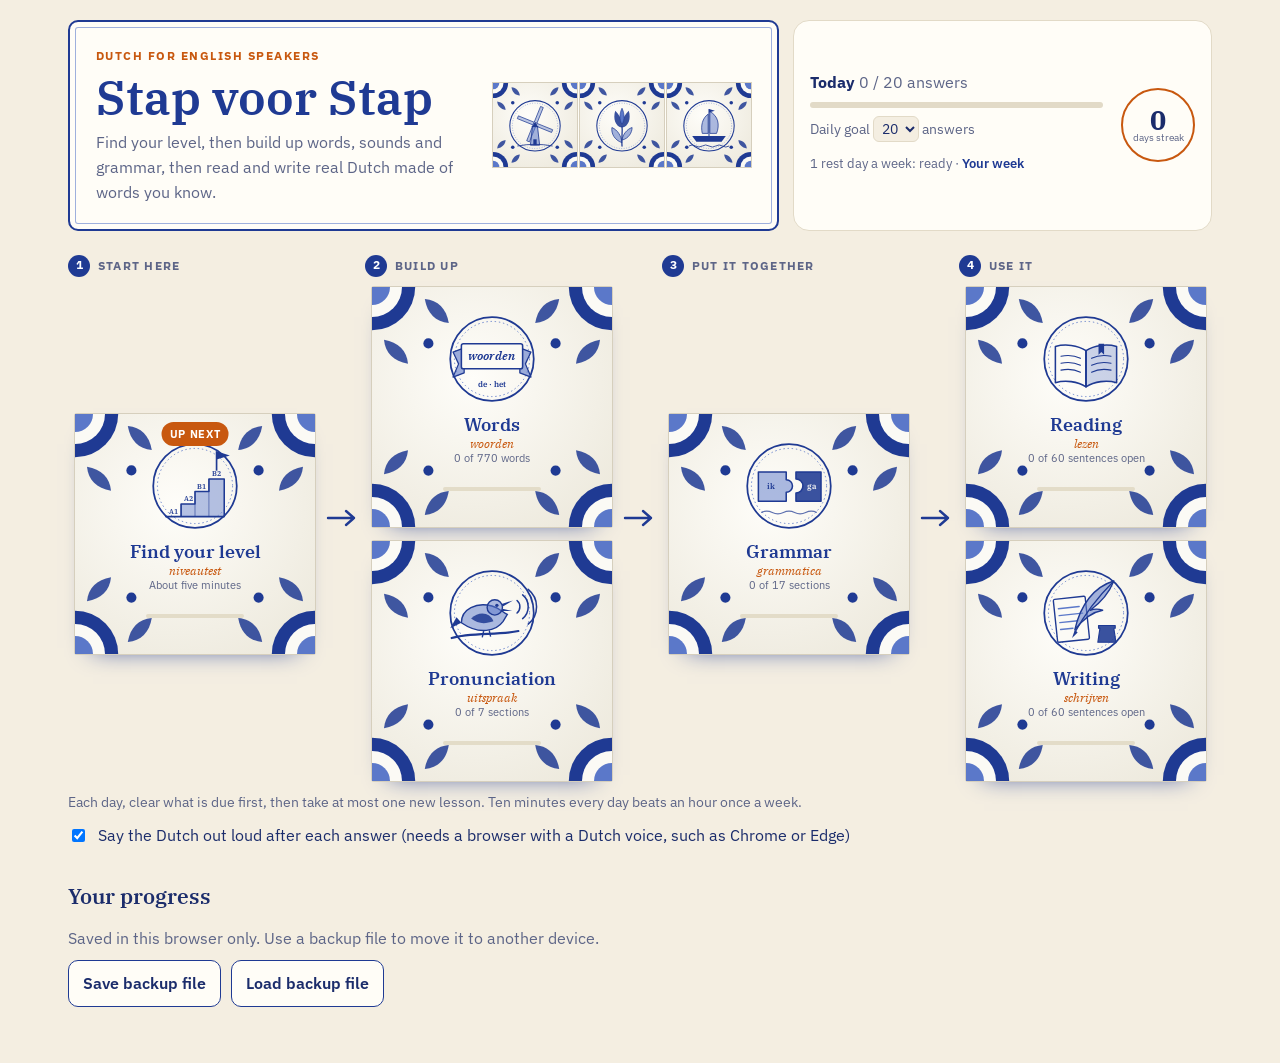
<file: stap-voor-stap.html>
<!DOCTYPE html>
<html lang="en">
<head>
<meta charset="utf-8">
<meta name="viewport" content="width=device-width, initial-scale=1, viewport-fit=cover">
<title>Stap voor Stap</title>
<link rel="manifest" href="manifest.json">
<link rel="apple-touch-icon" href="icon-180.png">
<meta name="apple-mobile-web-app-capable" content="yes">
<meta name="apple-mobile-web-app-title" content="Stap voor Stap">
<meta name="theme-color" content="#1f3f8c">
<link rel="preconnect" href="https://fonts.googleapis.com">
<link href="https://fonts.googleapis.com/css2?family=IBM+Plex+Sans:wght@400;500;600;700&family=IBM+Plex+Serif:ital,wght@0,500;0,600;1,500&display=swap" rel="stylesheet">
<link rel="stylesheet" href="app/style.css">
</head>
<body>
<main id="app" tabindex="-1"></main>
<script src="woorden.js"></script>
<script src="lezen.js"></script>
<!-- App code, as classic scripts sharing globals. Order matters: home.js runs the app, so it comes last. -->
<script src="app/core.js"></script>
<script src="app/fx.js"></script>
<script src="app/tiles.js"></script>
<script src="app/vocab.js"></script>
<script src="app/placement.js"></script>
<script src="app/pronounce.js"></script>
<script src="app/grammar.js"></script>
<script src="app/read.js"></script>
<script src="app/writing.js"></script>
<script src="app/home.js"></script>
</body>
</html>
</file>
<file: app/style.css>
/* Delftware: cobalt blue painted on porcelain-white tiles, with Dutch orange used sparingly.
   Layout: one column for lessons and quizzes; the start screen spreads into a left-to-right learning path. */
/* Delftware on cream: cobalt painted on tin-glaze white, on a warm cream ground. Text is cobalt ink.
   One deliberate light look (a Delft plate has no dark mode); orange is a rare Dutch accent.
   Layout: one column for lessons; the start screen is a path of square painted tiles. */
:root{--bg:#f4eee1;--sf:#fffdf7;--tx:#1b2c6b;--mu:#5d6587;--ln:#e2dac7;--del:#1f3a93;--del2:#5b78c9;--or:#c8580f;--ok:#1d7a52;--bad:#b8352b;--okbg:#e6f2e8;--badbg:#fbe8e3;
  --tile:#fbfaf5;--ink:#1f3a93;--disp:"IBM Plex Serif",Georgia,serif;--body:"IBM Plex Sans",system-ui,-apple-system,"Segoe UI",sans-serif;
  --s0:#e6e0d1;--s1:#c3cbe6;--s2:#97a9dc;--s3:#6582cb;--s4:#3a5bb4;--s5:#1a3384;color-scheme:light}
:root{box-sizing:border-box;padding-top:env(safe-area-inset-top,0px);padding-bottom:env(safe-area-inset-bottom,0px)}
*{box-sizing:border-box}
body{margin:0;color:var(--tx);font:16px/1.55 var(--body);background:var(--bg)}
main{max-width:640px;margin:0 auto;padding:20px 18px 56px}
main:focus{outline:none}
main:has(.path){max-width:1180px}
h1{font-family:var(--disp);font-weight:600;font-size:2.3rem;line-height:1.15;margin:.3em 0 .2em;text-wrap:balance;display:flex;flex-wrap:wrap;align-items:baseline;gap:4px 14px}
h1 .nl{font-style:italic;font-weight:500;font-size:1.4rem;color:var(--or)}
h2{font-family:var(--disp);font-weight:600;font-size:1.3rem;margin:1.6em 0 .6em;text-wrap:balance}
h3{margin:0;font-size:1.25rem}
p{margin:.35em 0}.mu{color:var(--mu)}
button{font:inherit;color:inherit;cursor:pointer}
button:focus-visible,summary:focus-visible,input:focus-visible,select:focus-visible{outline:3px solid var(--del2);outline-offset:2px}
.lk{background:none;border:0;padding:6px 0;color:var(--del);font-weight:600}
.btns{display:flex;flex-direction:column;gap:10px;margin-top:18px}
.btns button,.nx{padding:14px 16px;border-radius:12px;border:1.5px solid var(--del);background:var(--sf);font-weight:600;text-align:left;transition:transform .12s}
.btns button:hover,.nx:hover{transform:translateY(-1px)}
.btns button.p,button.p{background:var(--del);color:#fff;border-color:var(--del)}
.nx{display:block;width:100%;margin-top:12px;text-align:center}
.nx:disabled{opacity:.4;cursor:default}
.stats{display:flex;gap:28px;flex-wrap:wrap;margin-top:18px}.stats div{color:var(--mu);font-size:.9rem}
.stats b{display:block;font-family:var(--disp);font-weight:600;font-size:1.9rem;color:var(--tx);line-height:1.1;font-variant-numeric:tabular-nums}
.top{display:flex;align-items:center;gap:14px}
.bar{flex:1;height:6px;background:var(--ln);border-radius:3px;overflow:hidden}.bar i{display:block;height:100%;background:var(--del)}
.opts{display:grid;grid-template-columns:1fr 1fr;gap:10px;margin-top:16px;counter-reset:k}
.opt{position:relative;padding:16px 10px;border-radius:12px;border:1.5px solid var(--ln);background:var(--sf);font-weight:600;font-size:1.02rem;counter-increment:k}
.opt:not(:disabled):hover{border-color:var(--del)}
.opt.ok{border-color:var(--ok);background:var(--okbg)}.opt.no{border-color:var(--bad);background:var(--badbg)}
.opt.dk{grid-column:1/-1;font-weight:500;color:var(--mu)}
@media (hover:hover) and (pointer:fine){.opt::before{content:counter(k);position:absolute;top:5px;left:8px;font-size:.7rem;color:var(--mu);font-weight:600}.opt.dk::before{content:"0"}.opt:disabled::before{visibility:hidden}}
.fb{margin-top:16px;padding:12px 14px;border-radius:12px;border-left:4px solid var(--ln);background:var(--sf)}
.fb.g{background:var(--okbg);border-color:var(--ok)}.fb.b{background:var(--badbg);border-color:var(--bad)}
details{margin-top:24px;border-top:1px solid var(--ln);padding-top:12px}summary{cursor:pointer;font-family:var(--disp);font-weight:600}
details li{margin:.5em 0}
.ans{display:flex;gap:8px;margin-top:12px}
.in{flex:1;min-width:0;padding:14px;font-size:1.2rem;border-radius:12px;border:1.5px solid var(--ln);background:var(--sf);color:var(--tx);font-family:inherit}
.in:focus{outline:none;border-color:var(--del)}
.ans button{padding:0 20px;border-radius:12px;border:1.5px solid var(--del);font-weight:600}
/* The word tile: a Delft tile with the word painted in cobalt */
.dt{display:flex;flex-direction:column;align-items:center;justify-content:center;gap:4px;width:min(100%,280px);aspect-ratio:1/1;margin:16px auto 10px;padding:42px 30px;border-radius:4px;background:var(--tileimg) center/100% 100%,var(--tile);overflow-wrap:anywhere;color:var(--ink);box-shadow:0 0 0 1px #d6d1c1,0 10px 24px -18px #1d3c9b;text-align:center}
.dt b{font-family:var(--disp);font-weight:600;font-size:2.1rem;line-height:1.2}
.dt .say{margin-top:6px}
.card{display:flex;gap:16px;align-items:center;background:var(--sf);border:1px solid var(--ln);border-radius:14px;padding:14px;margin:12px 0}
.ctile{flex:none;width:118px;aspect-ratio:1/1;display:grid;place-items:center;padding:20px 12px;border-radius:3px;background:var(--tileimg) center/100% 100%,var(--tile);color:var(--ink);font-family:var(--disp);font-weight:600;font-size:1.05rem;line-height:1.2;text-align:center;overflow-wrap:anywhere;box-shadow:0 0 0 1px #d6d1c1}
.card .cb{min-width:0}
.say{display:inline-flex;align-items:center;gap:6px;border:1px solid var(--ln);background:var(--sf);color:var(--del);border-radius:999px;padding:3px 12px 3px 9px;font-size:.85rem;font-weight:600}
.say::before{content:"";width:0;height:0;border-left:8px solid currentColor;border-top:5px solid transparent;border-bottom:5px solid transparent}
.novoice .say{display:none}
.sl{margin:.4em 0;font-size:.9rem}.sch{margin:.5em 0 0;font-size:.9rem}
.pips{display:inline-flex;gap:3px;vertical-align:middle;margin-right:5px}.pips i{width:7px;height:7px;border-radius:50%;background:currentColor;opacity:.22}.pips i.on{opacity:1}
.ex{display:flex;flex-wrap:wrap;gap:4px 14px;align-items:center;padding:8px 0;border-bottom:1px solid var(--ln)}
.ex b{font-family:var(--disp);font-weight:600;font-size:1.15rem}
.gt{border-collapse:collapse;margin:10px 0;width:100%}.gt th,.gt td{padding:6px 8px;border-bottom:1px solid var(--ln);text-align:left}.gt th{color:var(--mu);font-weight:600}
.tw{overflow-x:auto}
.vq{margin:14px 0 22px}.gq{font-weight:600;margin:0}
.vqs{grid-template-columns:1fr;margin-top:8px}
.ll{display:flex;justify-content:space-between;gap:12px;width:100%;padding:12px 14px;margin:6px 0;border-radius:12px;border:1px solid var(--ln);background:var(--sf);text-align:left}
.ll:hover{border-color:var(--del)}.ll .mu{flex:none;font-size:.9rem}
.sg{display:grid;grid-template-columns:1fr auto;gap:4px 10px;margin:10px 0}.sg .bar{grid-column:1/-1}
.lvb{display:flex;height:14px;border-radius:7px;overflow:hidden;gap:2px}
.lvl{display:flex;flex-wrap:wrap;gap:6px 16px;margin-top:8px;font-size:.85rem;color:var(--mu)}
.lvl span{display:flex;align-items:center;gap:6px}.lvl i{width:12px;height:12px;border-radius:3px}.lvl b{color:var(--tx)}
.s0{background:var(--s0)}.s1{background:var(--s1)}.s2{background:var(--s2)}.s3{background:var(--s3)}.s4{background:var(--s4)}.s5{background:var(--s5)}
.wg{display:flex;flex-wrap:wrap;gap:6px}
.wt{position:relative;padding:8px 12px 12px;border-radius:8px;border:1px solid var(--ln);font-weight:500;color:var(--tx);background:color-mix(in srgb,var(--del) var(--m,0%),var(--sf))}
.wt .pips{position:absolute;left:50%;bottom:2px;transform:translateX(-50%);margin:0}.wt .pips i{width:4px;height:4px}
.b0{--m:0%}.b1{--m:8%}.b2{--m:16%}.b3{--m:26%}.b4{--m:38%}.b5{--m:52%}
.dd{position:absolute;top:-3px;right:-3px;width:9px;height:9px;border-radius:50%;background:var(--or);box-shadow:0 0 0 2px var(--sf)}
.st{background:var(--sf);border:1px solid var(--ln);border-radius:14px;padding:14px;margin:12px 0}
.lad{display:grid;grid-template-columns:repeat(5,1fr);gap:4px;margin:12px 0 8px}
.lad span{display:flex;flex-direction:column;align-items:center;padding:6px 2px;border-radius:8px;background:var(--bg);color:var(--mu);font-size:.75rem}
.lad span b{font-size:.72rem;font-weight:600}.lad span.on{background:color-mix(in srgb,var(--del) 18%,var(--sf));color:var(--tx)}.lad span.now{outline:2px solid var(--del)}
.day{display:flex;gap:18px;align-items:center;background:var(--sf);border:1px solid var(--ln);border-radius:16px;padding:14px 16px}
.dl{margin:0 0 8px}.dg{display:block;margin-top:8px;font-size:.85rem}
.dg select{font:inherit;color:var(--tx);background:var(--bg);border:1px solid var(--ln);border-radius:6px;padding:2px 4px}
.sk{display:flex;flex-direction:column;align-items:center;justify-content:center;width:74px;height:74px;border-radius:50%;border:2px solid var(--or);flex:none}
.sk b{font-family:var(--disp);font-size:1.7rem;line-height:1}.sk span{font-size:.62rem;text-align:center;line-height:1.1;max-width:56px}
.bk{display:flex;gap:10px;flex-wrap:wrap;margin-top:10px}
.bk button,.bkl{padding:10px 14px;border-radius:10px;border:1.5px solid var(--del);background:var(--sf);font-weight:600;cursor:pointer}
.bkl input{position:absolute;width:1px;height:1px;opacity:0}.bkl:focus-within{outline:3px solid var(--del2);outline-offset:2px}
.ck{display:flex;gap:10px;align-items:center;margin:10px 0}
.tg{display:flex;gap:18px;flex-wrap:wrap}
.rsent{font-family:var(--disp);font-size:1.6rem;line-height:1.5;margin:14px 0 6px}
.rl{padding:12px 0;border-bottom:1px solid var(--ln)}.rfa{font-family:var(--disp);font-size:1.25rem;line-height:1.5}
.sw{cursor:pointer;border-radius:4px}.sw:hover{background:color-mix(in srgb,var(--del) 14%,transparent)}
.wi{margin-top:6px;padding:8px 12px;border-radius:8px;background:var(--sf);border:1px solid var(--ln)}
.sbans{min-height:66px;border:2px dashed var(--ln);border-radius:12px;padding:6px;margin:12px 0;display:flex;flex-wrap:wrap;align-items:center}
.sbpool{display:flex;flex-wrap:wrap;counter-reset:k}
.tile{position:relative;padding:9px 14px;margin:4px;border-radius:10px;border:1.5px solid var(--ln);background:var(--sf);font-size:1.1rem;font-weight:500;counter-increment:k}
.tile:not(:disabled):hover{border-color:var(--del)}
@media (hover:hover) and (pointer:fine){.sbpool .tile::before{content:counter(k);position:absolute;top:2px;right:5px;font-size:.62rem;color:var(--mu)}}
.lvlbig{font-family:var(--disp);font-weight:600;font-size:3.4rem;color:var(--del);line-height:1}
/* ---------- Start screen ---------- */
.top2{display:grid;gap:14px}
/* The header is a Delft plate: white glaze, cobalt rim, painted tiles */
.hero{position:relative;display:grid;grid-template-columns:1fr auto;gap:18px;align-items:center;padding:24px 26px;border-radius:10px;background:var(--sf);color:var(--tx);border:2px solid var(--del);box-shadow:inset 0 0 0 5px var(--sf),inset 0 0 0 6px #9fb0dd}
.hero-k{font-size:.78rem;font-weight:700;letter-spacing:.12em;text-transform:uppercase;color:var(--or)}
.hero h1{font-size:3rem;margin:.1em 0;color:var(--del);display:block}
.hero p{color:var(--mu);max-width:34em;margin:0}
.hero-tiles{display:grid;grid-template-columns:repeat(3,84px);gap:3px}.hero-tiles .dsvg{width:84px;height:84px;box-shadow:0 0 0 1px #d6cfbd}
@media (max-width:640px){.hero{grid-template-columns:1fr}.hero-tiles{grid-template-columns:repeat(3,64px)}.hero-tiles .dsvg{width:64px;height:64px}}
.path{display:flex;flex-direction:column;margin:24px 0 10px}
.step{display:flex;flex-direction:column;gap:10px;min-width:0}
.stepl{font-size:.78rem;font-weight:700;letter-spacing:.1em;text-transform:uppercase;color:var(--mu);display:flex;align-items:center;gap:8px}
.stepl b{display:inline-grid;place-items:center;width:22px;height:22px;border-radius:50%;background:var(--del);color:#fff;font-size:.75rem;letter-spacing:0}
.stept{display:grid;grid-template-columns:repeat(auto-fit,minmax(150px,230px));gap:14px;justify-content:center}
.arr{height:40px;display:flex;align-items:center;justify-content:center;color:var(--del)}
.arr svg{transform:rotate(90deg)}
@media (min-width:1000px){
  .top2{grid-template-columns:1.7fr 1fr;align-items:stretch}
  .path{display:grid;grid-template-columns:1fr 44px 1fr 44px 1fr 44px 1fr;align-items:stretch}
  .stept{display:flex;flex-direction:column;align-items:center;justify-content:center;flex:1}
  .stept .tl{width:100%;max-width:240px;flex:none}
  .arr{height:auto}.arr svg{transform:none}
}
/* A section is one square painted tile: picture in the medallion, name and progress on the glaze */
.tl{position:relative;display:block;width:100%;aspect-ratio:1/1;padding:0;border:0;background:var(--tile);color:var(--ink);text-align:center;container-type:inline-size;border-radius:2px;box-shadow:0 0 0 1px #d6cfbd,0 12px 24px -18px #1f3a93;transition:transform .15s,box-shadow .15s}
.tl:hover{transform:translateY(-3px) rotate(-.4deg);box-shadow:0 0 0 1px #c6bda6,0 18px 30px -18px #1f3a93}
.tl:focus-visible{outline:3px solid var(--del2);outline-offset:3px}
.tl .dsvg{position:absolute;inset:0;width:100%;height:100%}
.tlt{position:absolute;left:17%;right:17%;top:53%;bottom:15%;display:flex;flex-direction:column;align-items:center;gap:1.2cqw}
.tlt b{font-family:var(--disp);font-weight:600;font-size:7.6cqw;line-height:1.1}
.tlt i{font-family:var(--disp);font-style:italic;font-size:5.2cqw;color:var(--or);line-height:1}
.tls{font-size:4.4cqw;color:#5d6587;line-height:1.25}.tls b{color:var(--or)}
.tlbar{width:62%;height:1.6cqw;min-height:3px;border-radius:2px;background:#e3dcc8;overflow:hidden;margin-top:auto}
.tlbar i{display:block;height:100%;background:var(--del)}
.chip{position:absolute;top:3.5%;left:50%;transform:translateX(-50%);z-index:2;font-size:max(.62rem,4.6cqw);font-weight:700;letter-spacing:.06em;text-transform:uppercase;background:var(--or);color:#fff;padding:1.4cqw 3.4cqw;border-radius:999px;white-space:nowrap}
.dsvg{display:block;width:100%;height:100%}
.h1t{display:inline-block;width:58px;height:58px;flex:none;align-self:center;box-shadow:0 0 0 1px #d6d1c1}
.sec{display:flex;align-items:center;gap:16px}.sec h1{margin:.2em 0}
.frieze{display:flex;gap:2px;height:62px;overflow:hidden;margin:8px 0 14px;padding:2px;background:#d8d0bc;border-radius:3px}
.frieze .dsvg{flex:none;width:58px;height:58px}
@media (prefers-reduced-motion:reduce){.tl,.btns button,.nx{transition:none}.tl:hover,.btns button:hover,.nx:hover{transform:none}}
@media (max-width:440px){h1{font-size:1.9rem}.hero h1{font-size:2.3rem}}
.combo{display:inline-block;margin:12px 0 0;padding:3px 12px;border-radius:999px;background:var(--or);color:#fff;font-weight:700;font-size:.85rem;animation:pop .35s}
.lvup b{display:inline-block;animation:pop .6s}.upb{color:var(--ok)}
@keyframes pop{0%{transform:scale(.6)}60%{transform:scale(1.18)}100%{transform:scale(1)}}
.grl div{display:flex;gap:10px;align-items:center;padding:7px 0;border-bottom:1px solid var(--ln)}.grl span:first-child{flex:1}
.cf{position:fixed;inset:0;width:100%;height:100%;pointer-events:none;z-index:60}
.toast{position:fixed;left:50%;top:16px;transform:translateX(-50%);z-index:61;background:var(--sf);color:var(--tx);border:2px solid var(--or);border-radius:14px;padding:10px 18px;font-weight:600;box-shadow:0 8px 24px rgba(0,0,0,.18);animation:pop .4s;max-width:calc(100% - 32px);text-align:center}
@media (prefers-reduced-motion:reduce){.combo,.lvup b,.toast{animation:none}}

/* Rest day and weekly review */
.rest{margin:6px 0 0;font-size:.82rem}
.wk{display:grid;grid-template-columns:repeat(7,1fr);gap:8px;margin:14px 0 6px}
.wk>div{display:flex;flex-direction:column;align-items:center;gap:3px;font-size:.8rem}
.wkb{position:relative;width:100%;max-width:44px;height:110px;border-radius:6px;background:var(--tile);border:1px solid var(--ln);overflow:hidden}
.wkb i{position:absolute;left:0;right:0;bottom:0;background:var(--s2)}
.wk .on .wkb i{background:var(--del)}
.wk .rd .wkb{border:1px dashed var(--or)}
.wkb s{position:absolute;left:0;right:0;border-top:2px dashed var(--or)}

/* Your verbs: regular verbs calm, irregular ones in warning red. */
.ll.vreg{border-left:5px solid var(--ok)}.ll.virr{border-left:5px solid var(--bad);background:var(--badbg)}
.vtag{display:inline-block;font-size:.7rem;font-weight:700;text-transform:uppercase;letter-spacing:.05em;padding:1px 7px;border-radius:6px;margin-left:6px;vertical-align:2px}
.vtag.irr{background:var(--bad);color:var(--sf)}.vtag.reg{border:1px solid var(--ok);color:var(--ok)}
</file>
